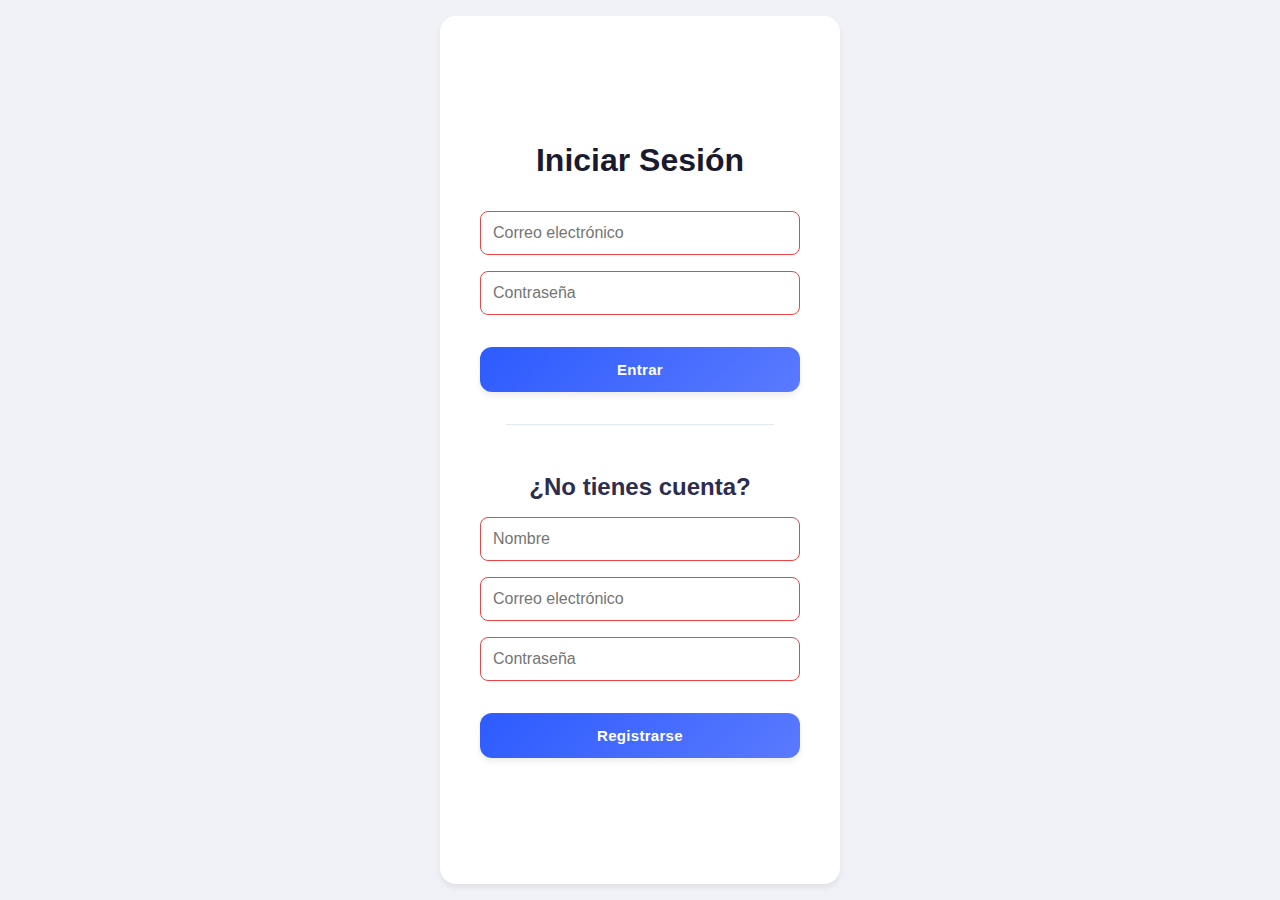
<file: test.html>
<!DOCTYPE html>
<html lang="es">
<head>
    <meta charset="UTF-8">
    <meta name="viewport" content="width=device-width, initial-scale=1.0">
    <title>Test - Pa Llevar Login</title>
    <link rel="stylesheet" href="css/style.css">
    <style>
        body {
            margin: 0;
            padding: 0;
            background: #F0F2F8;
        }
        .test-container {
            max-width: 420px;
            margin: 0 auto;
            background: white;
            min-height: 100vh;
            position: relative;
        }
    </style>
</head>
<body>
    <div class="test-container">
        <!-- Vista de Login -->
        <div id="login-view" class="view active login-view" role="main" aria-label="Iniciar sesión">
            <main class="content">
                <h1>Iniciar Sesión</h1>
                <form class="login-form" role="form" aria-label="Formulario de inicio de sesión">
                    <input type="email" id="login-email" placeholder="Correo electrónico" required aria-label="Correo electrónico">
                    <input type="password" id="login-password" placeholder="Contraseña" required aria-label="Contraseña">
                    <button type="submit" class="btn" id="login-btn" aria-label="Iniciar sesión">Entrar</button>
                    <div id="login-error" class="error-message" role="alert" aria-live="polite"></div>
                </form>
                
                <hr>
                <h2>¿No tienes cuenta?</h2>
                <form class="register-form" role="form" aria-label="Formulario de registro">
                    <input type="text" id="register-name" placeholder="Nombre" required aria-label="Nombre completo">
                    <input type="email" id="register-email" placeholder="Correo electrónico" required aria-label="Correo electrónico">
                    <input type="password" id="register-password" placeholder="Contraseña" required aria-label="Contraseña">
                    <button type="submit" class="btn" id="register-btn" aria-label="Crear cuenta">Registrarse</button>
                    <div id="register-error" class="error-message" role="alert" aria-live="polite"></div>
                </form>
            </main>
        </div>
    </div>

    <script src="config.js"></script>
    <script src="js/utils.js"></script>
    <script>
        // Test simple del sistema de login
        console.log('🧪 Iniciando test de login...');
        
        // Verificar que los elementos existen
        const loginForm = document.querySelector('.login-form');
        const registerForm = document.querySelector('.register-form');
        const loginView = document.getElementById('login-view');
        
        console.log('Login form:', loginForm);
        console.log('Register form:', registerForm);
        console.log('Login view:', loginView);
        
        // Test de validación
        function testValidation() {
            console.log('Testing validation...');
            console.log('Email validation:', isValidEmail('test@example.com'));
            console.log('Password validation:', isValidPassword('123456'));
        }
        
        // Test de notificaciones
        function testNotifications() {
            console.log('Testing notifications...');
            showNotification('Test de notificación', 'success');
        }
        
        // Event listeners para test
        if (loginForm) {
            loginForm.addEventListener('submit', (e) => {
                e.preventDefault();
                console.log('Login form submitted');
                showNotification('Login exitoso (test)', 'success');
            });
        }
        
        if (registerForm) {
            registerForm.addEventListener('submit', (e) => {
                e.preventDefault();
                console.log('Register form submitted');
                showNotification('Registro exitoso (test)', 'success');
            });
        }
        
        // Ejecutar tests
        setTimeout(() => {
            testValidation();
            testNotifications();
        }, 1000);
        
        console.log('✅ Test iniciado');
    </script>
</body>
</html>
</file>
<file: css/style.css>
/* ===== VARIABLES Y ESTILOS BASE ===== */
:root {
    --primary: #2D5BFF;
    --primary-dark: #1A46E0;
    --primary-light: #5A7AFF;
    --secondary: #00C2A9;
    --accent: #FF4B8B;
    --neutral-dark: #1A1A2E;
    --neutral: #2D2D4D;
    --neutral-medium: #4A4A6D;
    --neutral-light: #F0F2F8;
    --card-bg: #FFFFFF;
    --border: #E2E8F0;
    --success: #10B981;
    --warning: #F59E0B;
    --error: #EF4444;
    --shadow: 0 4px 6px rgba(0, 0, 0, 0.07);
    --shadow-hover: 0 10px 25px rgba(0, 0, 0, 0.1);
    --gradient-primary: linear-gradient(135deg, #2D5BFF 0%, #5A7AFF 100%);
    --gradient-secondary: linear-gradient(135deg, #00C2A9 0%, #00E0C2 100%);
    --gradient-accent: linear-gradient(135deg, #FF4B8B 0%, #FF80AB 100%);
    --radius-sm: 8px;
    --radius-md: 12px;
    --radius-lg: 16px;
    --transition: all 0.3s ease;
}

* {
    margin: 0;
    padding: 0;
    box-sizing: border-box;
}

body {
    font-family: 'Inter', 'Segoe UI', -apple-system, BlinkMacSystemFont, sans-serif;
    background: #F0F2F8;
    color: #2D2D4D;
    margin: 0;
    padding: 0;
}

.app-container {
    width: 100%;
    max-width: 420px;
    margin: auto;
    background: #FFFFFF;
    border-radius: 16px;
    box-shadow: 0 10px 40px rgba(0,0,0,0.15);
    overflow: hidden;
    position: relative;
    min-height: 100vh;
}

/* ===== ESTRUCTURA PRINCIPAL ===== */
.app-container {
    width: 100%;
    max-width: 420px;
    height: 90vh;
    max-height: 800px;
    background: var(--card-bg);
    border-radius: var(--radius-lg);
    overflow: hidden;
    box-shadow: 0 10px 40px rgba(0, 0, 0, 0.15);
    display: flex;
    flex-direction: column;
    position: relative;
    padding-bottom: 80px; /* Ajusta según la altura real de tu barra de navegación */
}

/* ===== COMPONENTES REUTILIZABLES ===== */
/* Header */
.app-header {
    background: var(--neutral-dark);
    color: white;
    padding: 1rem 1.5rem;
    display: flex;
    justify-content: space-between;
    align-items: center;
    position: sticky;
    top: 0;
    z-index: 100;
    box-shadow: 0 2px 15px rgba(0, 0, 0, 0.1);
}

.app-logo {
    font-size: 1.5rem;
    font-weight: 700;
    display: flex;
    align-items: center;
    gap: 0.75rem;
}

.app-logo i {
    font-size: 1.6rem;
    color: var(--primary-light);
}

.header-icons {
    display: flex;
    gap: 1rem;
}

.icon-btn {
    background: rgba(255, 255, 255, 0.12);
    border: none;
    color: white;
    font-size: 1.25rem;
    cursor: pointer;
    width: 2.6rem;
    height: 2.6rem;
    border-radius: 50%;
    display: flex;
    align-items: center;
    justify-content: center;
    transition: var(--transition);
}

.icon-btn:hover {
    background: rgba(255, 255, 255, 0.2);
    transform: scale(1.08);
}

/* Barra de búsqueda */
.search-bar {
    padding: 1.25rem;
    background-color: var(--card-bg);
    border-bottom: 1px solid var(--border);
}

.search-container {
    position: relative;
    display: flex;
    align-items: center;
}

.search-input {
    width: 100%;
    padding: 1rem 1rem 1rem 3.25rem;
    border-radius: var(--radius-md);
    border: 1.5px solid var(--border);
    font-size: 1rem;
    background: var(--card-bg);
    color: var(--neutral);
    font-weight: 500;
    transition: var(--transition);
    box-shadow: var(--shadow);
}

.search-input:focus {
    outline: none;
    border-color: var(--primary);
    box-shadow: 0 0 0 3px rgba(45, 91, 255, 0.1);
    transform: translateY(-2px);
}

.search-input::placeholder {
    color: var(--neutral-medium);
    font-weight: 400;
}

.search-icon {
    position: absolute;
    left: 1.25rem;
    color: var(--primary);
    font-size: 1.125rem;
}

/* Categorías */
.categories {
    padding: 1.25rem;
    overflow-x: auto;
    white-space: nowrap;
    scrollbar-width: none;
    -ms-overflow-style: none;
    border-bottom: 1px solid var(--border);
    background: var(--card-bg);
}

.categories::-webkit-scrollbar {
    display: none;
}

.category {
    display: inline-flex;
    flex-direction: column;
    align-items: center;
    margin-right: 1.625rem;
    text-decoration: none;
    transition: var(--transition);
}

.category:hover {
    transform: translateY(-3px);
}

.category-icon {
    width: 4.25rem;
    height: 4.25rem;
    border-radius: var(--radius-md);
    background: var(--gradient-primary);
    display: flex;
    align-items: center;
    justify-content: center;
    font-size: 1.625rem;
    margin-bottom: 0.75rem;
    color: white;
    box-shadow: var(--shadow);
    transition: var(--transition);
}

.category:hover .category-icon {
    transform: scale(1.08);
    box-shadow: var(--shadow-hover);
}

.category:nth-child(2n) .category-icon {
    background: var(--gradient-secondary);
}

.category:nth-child(3n) .category-icon {
    background: var(--gradient-accent);
}

.category-name {
    font-size: 0.8125rem;
    color: var(--neutral);
    font-weight: 600;
    text-align: center;
    max-width: 5rem;
}

/* Títulos de sección */
.section-title {
    padding: 1.375rem 1.5rem 0.75rem;
    font-size: 1.25rem;
    font-weight: 700;
    color: var(--neutral-dark);
    display: flex;
    justify-content: space-between;
    align-items: center;
    background: var(--neutral-light);
}

.view-all {
    color: var(--primary);
    font-size: 0.875rem;
    font-weight: 600;
    cursor: pointer;
    padding: 0.5rem 1rem;
    border-radius: var(--radius-md);
    transition: var(--transition);
}

.view-all:hover {
    background: rgba(45, 91, 255, 0.1);
}

/* Tarjetas de restaurante */
.restaurants {
    padding: 0 1.375rem 1.375rem;
    display: grid;
    grid-template-columns: 1fr;
    gap: 1.25rem;
}

.restaurant-card {
    background-color: var(--card-bg);
    border-radius: var(--radius-md);
    overflow: hidden;
    box-shadow: var(--shadow);
    transition: var(--transition);
    cursor: pointer;
    border: 1px solid rgba(255, 255, 255, 0.9);
}

.restaurant-card:hover {
    transform: translateY(-4px);
    box-shadow: var(--shadow-hover);
}

.restaurant-image {
    width: 100%;
    height: 180px;
    background: var(--gradient-primary);
    display: flex;
    align-items: center;
    justify-content: center;
    color: white;
    font-size: 1.5rem;
    position: relative;
    overflow: hidden;
}

.restaurant-image::after {
    content: '';
    position: absolute;
    bottom: 0;
    left: 0;
    width: 100%;
    height: 40%;
    background: linear-gradient(to top, rgba(0,0,0,0.3), transparent);
}

.restaurant-info {
    padding: 1.25rem;
}

.restaurant-name {
    font-size: 1.125rem;
    font-weight: 700;
    margin-bottom: 0.5rem;
    color: var(--neutral-dark);
}

.restaurant-category {
    color: var(--neutral-medium);
    font-size: 0.875rem;
    margin-bottom: 0.75rem;
    font-weight: 500;
}

.restaurant-meta {
    display: flex;
    justify-content: space-between;
    align-items: center;
    color: var(--neutral-medium);
    font-size: 0.875rem;
}

.rating {
    color: var(--primary);
    font-weight: 600;
    display: flex;
    align-items: center;
    gap: 0.25rem;
}

/* Navegación inferior */
.bottom-nav {
    position: absolute;
    bottom: 0;
    width: 100%;
    display: flex;
    justify-content: space-around;
    background-color: var(--card-bg);
    padding: 1rem 0;
    box-shadow: 0 -5px 20px rgba(0, 0, 0, 0.08);
    border-top: 1px solid var(--border);
    z-index: 1000;
}

.nav-item {
    text-align: center;
    color: var(--neutral-medium);
    font-size: 0.75rem;
    flex: 1;
    cursor: pointer;
    transition: var(--transition);
    padding: 0.5rem 0;
    border-radius: var(--radius-md);
    margin: 0 0.3125rem;
}

.nav-item:hover {
    color: var(--primary);
    background: rgba(45, 91, 255, 0.05);
}

.nav-item.active {
    color: var(--primary);
    font-weight: 600;
    transform: translateY(-2px);
}

.nav-icon {
    font-size: 1.375rem;
    margin-bottom: 0.375rem;
    transition: var(--transition);
    display: block;
}

.cart-badge {
    position: absolute;
    top: -2px;
    right: 1.25rem;
    background: var(--gradient-accent);
    color: white;
    border-radius: 50%;
    width: 1.25rem;
    height: 1.25rem;
    font-size: 0.75rem;
    display: flex;
    align-items: center;
    justify-content: center;
    font-weight: 700;
    border: 2px solid var(--card-bg);
    box-shadow: 0 2px 5px rgba(0, 0, 0, 0.1);
}

/* Botones */
.btn {
    background: var(--gradient-primary);
    color: white;
    border: none;
    border-radius: var(--radius-md);
    padding: 0.875rem 1.625rem;
    font-weight: 600;
    cursor: pointer;
    transition: var(--transition);
    box-shadow: var(--shadow);
    font-size: 0.9375rem;
    letter-spacing: 0.3px;
}

.btn:hover {
    transform: translateY(-2px);
    box-shadow: var(--shadow-hover);
}

.btn:active {
    transform: translateY(0);
}

.btn-sm {
    padding: 0.75rem 1.375rem;
    font-size: 0.875rem;
}

/* Vistas */
.view {
    display: none;
    flex-direction: column;
    height: 100%;
}

.view.active {
    display: flex;
}

.content {
    flex: 1;
    overflow-y: auto;
    padding-bottom: 5rem;
    background: var(--neutral-light);
}

/* ===== VISTA DE PRODUCTOS ===== */
.product-list {
    padding: 1rem;
}

.product-card {
    background-color: var(--card-bg);
    border-radius: var(--radius-md);
    padding: 1.25rem;
    margin-bottom: 1rem;
    display: flex;
    box-shadow: var(--shadow);
    cursor: pointer;
    transition: var(--transition);
}

.product-card:hover {
    transform: translateY(-2px);
    box-shadow: var(--shadow-hover);
}

.product-image {
    width: 5rem;
    height: 5rem;
    border-radius: var(--radius-sm);
    background: var(--gradient-primary);
    display: flex;
    align-items: center;
    justify-content: center;
    color: white;
    font-size: 1.5rem;
    margin-right: 1rem;
    flex-shrink: 0;
}

.product-info {
    flex: 1;
}

.product-name {
    font-size: 1.1rem;
    font-weight: 600;
    margin-bottom: 0.5rem;
    color: var(--neutral-dark);
}

.product-desc {
    color: var(--neutral-medium);
    font-size: 0.875rem;
    margin-bottom: 0.75rem;
}

.product-meta {
    display: flex;
    justify-content: space-between;
    align-items: center;
}

.product-price {
    font-weight: 700;
    color: var(--primary);
    font-size: 1.1rem;
}

/* ===== VISTA DE CARRITO ===== */
.cart-items {
    padding: 1rem;
}

.cart-item {
    display: flex;
    margin-bottom: 1rem;
    padding-bottom: 1rem;
    border-bottom: 1px solid var(--border);
}

.cart-item-image {
    width: 4rem;
    height: 4rem;
    border-radius: var(--radius-sm);
    background: var(--gradient-primary);
    display: flex;
    align-items: center;
    justify-content: center;
    color: white;
    font-size: 1.25rem;
    margin-right: 1rem;
    flex-shrink: 0;
}

.cart-item-info {
    flex: 1;
}

.cart-item-name {
    font-size: 1rem;
    font-weight: 600;
    margin-bottom: 0.5rem;
    color: var(--neutral-dark);
}

.cart-item-price {
    color: var(--primary);
    font-weight: 700;
}

.cart-item-controls {
    display: flex;
    align-items: center;
    gap: 0.75rem;
}

.quantity-btn {
    width: 2rem;
    height: 2rem;
    border-radius: 50%;
    border: 1px solid var(--border);
    background: white;
    font-size: 1rem;
    display: flex;
    align-items: center;
    justify-content: center;
    cursor: pointer;
    transition: var(--transition);
}

.quantity-btn:hover {
    background: var(--neutral-light);
}

.cart-summary {
    padding: 1.25rem;
    background-color: var(--card-bg);
    border-top: 1px solid var(--border);
    position: sticky;
    bottom: 5.5rem;
}

.summary-row {
    display: flex;
    justify-content: space-between;
    margin-bottom: 0.75rem;
    font-size: 1rem;
}

.summary-total {
    font-weight: 700;
    font-size: 1.25rem;
    color: var(--neutral-dark);
    margin-top: 0.5rem;
    padding-top: 0.5rem;
    border-top: 1px solid var(--border);
}

/* ===== VISTA DE CONFIRMACIÓN ===== */
.confirmation-view {
    text-align: center;
    padding: 2.5rem 1.5rem;
    display: flex;
    flex-direction: column;
    justify-content: center;
    align-items: center;
    height: 100%;
}

.confirmation-icon {
    font-size: 5rem;
    color: var(--success);
    margin-bottom: 1.5rem;
}

.confirmation-title {
    font-size: 1.75rem;
    font-weight: 700;
    margin-bottom: 1rem;
    color: var(--neutral-dark);
}

.confirmation-text {
    color: var(--neutral-medium);
    margin-bottom: 2rem;
    line-height: 1.6;
}

/* ===== VISTA DE BÚSQUEDA ===== */
.search-results {
    padding: 1rem;
}

.no-results {
    text-align: center;
    padding: 2.5rem 1.5rem;
    color: var(--neutral-medium);
}

.no-results i {
    font-size: 3rem;
    margin-bottom: 1rem;
    display: block;
}

/* ===== VISTA DE PEDIDOS ===== */
.orders-list {
    padding: 1rem;
}

.order-card {
    background-color: var(--card-bg);
    border-radius: var(--radius-md);
    padding: 1.25rem;
    margin-bottom: 1rem;
    box-shadow: var(--shadow);
    transition: var(--transition);
}

.order-card:hover {
    transform: translateY(-2px);
    box-shadow: var(--shadow-hover);
}

.order-header {
    display: flex;
    justify-content: space-between;
    margin-bottom: 0.75rem;
}

.order-number {
    font-weight: 600;
    color: var(--primary);
}

.order-date {
    color: var(--neutral-medium);
}

.order-status {
    display: inline-block;
    padding: 0.5rem 1rem;
    border-radius: var(--radius-md);
    font-size: 0.75rem;
    font-weight: 600;
    margin-top: 0.5rem;
}

.status-delivered {
    background-color: rgba(16, 185, 129, 0.1);
    color: var(--success);
}

.status-pending {
    background-color: rgba(245, 158, 11, 0.1);
    color: var(--warning);
}

/* ===== VISTA DE PERFIL ===== */
.profile-view {
    padding: 1.5rem;
}

.profile-header {
    display: flex;
    align-items: center;
    margin-bottom: 1.5rem;
}

.profile-avatar {
    width: 5rem;
    height: 5rem;
    border-radius: 50%;
    background: var(--gradient-primary);
    display: flex;
    align-items: center;
    justify-content: center;
    color: white;
    font-size: 2rem;
    margin-right: 1rem;
}

.profile-info h2 {
    margin-bottom: 0.5rem;
    color: var(--neutral-dark);
}

.profile-info p {
    color: var(--neutral-medium);
}

.profile-menu {
    list-style: none;
}

.profile-menu-item {
    padding: 1rem 0;
    border-bottom: 1px solid var(--border);
    display: flex;
    align-items: center;
    gap: 1rem;
    cursor: pointer;
    transition: var(--transition);
    color: #2D2D4D !important;
    opacity: 1 !important;
}

.profile-menu-item:hover {
    background-color: rgba(0, 0, 0, 0.02);
}

.profile-menu-item:last-child {
    border-bottom: none;
}

.menu-icon {
    width: 2.5rem;
    height: 2.5rem;
    border-radius: 50%;
    background-color: var(--neutral-light);
    display: flex;
    align-items: center;
    justify-content: center;
    color: var(--primary);
}

/* ===== MEJORAS RESPONSIVE ===== */
@media (max-width: 768px) {
    .app-container {
        width: 100%;
        height: 100vh;
        max-height: none;
        border-radius: 0;
        box-shadow: none;
    }
    
    .restaurants {
        grid-template-columns: 1fr;
        gap: 1rem;
        padding: 0 1rem 1rem;
    }
    
    .categories {
        padding: 1rem;
    }
    
    .category {
        margin-right: 1rem;
    }
    
    .category-icon {
        width: 3.5rem;
        height: 3.5rem;
        font-size: 1.3rem;
    }
}

@media (min-width: 769px) and (max-width: 1024px) {
    .app-container {
        max-width: 600px;
        max-height: 900px;
    }
    
    .restaurants {
        grid-template-columns: repeat(2, 1fr);
    }
}

@media (min-width: 1025px) {
    .app-container {
        max-width: 800px;
        max-height: 900px;
    }
    
    .restaurants {
        grid-template-columns: repeat(2, 1fr);
    }
    
    body {
        background: linear-gradient(135deg, #667eea 0%, #764ba2 100%);
        padding: 2rem;
    }
}

/* ===== ACCESIBILIDAD Y ANIMACIONES ===== */
@media (prefers-reduced-motion: reduce) {
    * {
        animation-duration: 0.01ms !important;
        animation-iteration-count: 1 !important;
        transition-duration: 0.01ms !important;
    }
}

@media (prefers-color-scheme: dark) {
    body {
        background: #1A1A2E;
        color: #E2E8F0;
    }
    .app-container {
        background: #2D2D4D;
    }
}

/* ===== SCROLL PERSONALIZADO ===== */
.content::-webkit-scrollbar {
    width: 6px;
}
.content::-webkit-scrollbar-thumb {
    background: #5A7AFF;
    border-radius: 3px;
}

/* ===== NOTIFICACIÓN OFFLINE ===== */
.offline-notification {
    position: fixed;
    top: 0;
    left: 0;
    right: 0;
    background: #F59E0B;
    color: white;
    text-align: center;
    padding: 10px;
    z-index: 2000;
    animation: slideDown 0.3s ease;
}

@keyframes slideDown {
    from { transform: translateY(-100%); }
    to { transform: translateY(0); }
}

/* ===== ANIMACIÓN DE TARJETAS ===== */
@keyframes fadeInScale {
    from {
        opacity: 0;
        transform: translateY(20px) scale(0.95);
    }
    to {
        opacity: 1;
        transform: translateY(0) scale(1);
    }
}

.restaurant-card, .product-card, .order-card {
    animation: fadeInScale 0.5s ease-out;
}

/* ===== ESTADOS DE CARGA ===== */
.loading {
    display: flex;
    justify-content: center;
    align-items: center;
    height: 200px;
}

.loading-spinner {
    width: 40px;
    height: 40px;
    border: 4px solid var(--border);
    border-top: 4px solid var(--primary);
    border-radius: 50%;
    animation: spin 1s linear infinite;
}

@keyframes spin {
    0% { transform: rotate(0deg); }
    100% { transform: rotate(360deg); }
}

/* ===== MEJORAS DE FORMULARIOS ===== */
.input-error {
    border-color: var(--error) !important;
    box-shadow: 0 0 0 3px rgba(239, 68, 68, 0.1) !important;
}

.error-message {
    color: var(--error);
    font-size: 0.8rem;
    margin-top: 0.5rem;
    display: none;
}

/* ===== ESTILOS DE LOGIN Y REGISTRO ===== */
.login-form, .register-form {
    display: flex;
    flex-direction: column;
    align-items: center;
    width: 100%;
    max-width: 320px;
}

.login-form input, .register-form input {
    margin-bottom: 1rem;
    padding: 0.75rem;
    width: 100%;
    border-radius: 8px;
    border: 1px solid #ccc;
    font-size: 1rem;
    transition: var(--transition);
}

.login-form input:focus, .register-form input:focus {
    outline: none;
    border-color: var(--primary);
    box-shadow: 0 0 0 3px rgba(45, 91, 255, 0.1);
}

.login-form input:invalid, .register-form input:invalid {
    border-color: var(--error);
}

.login-form .btn, .register-form .btn {
    width: 100%;
    margin-top: 1rem;
}

.login-view .content {
    display: flex;
    flex-direction: column;
    align-items: center;
    justify-content: center;
    height: 100%;
    padding: 2rem;
}

.login-view h1 {
    margin-bottom: 2rem;
    color: var(--neutral-dark);
    font-size: 2rem;
    font-weight: 700;
}

.login-view h2 {
    margin: 2rem 0 1rem 0;
    color: var(--neutral);
    font-size: 1.5rem;
    font-weight: 600;
}

.login-view hr {
    margin: 2rem 0 1rem 0;
    width: 80%;
    border: none;
    border-top: 1px solid var(--border);
}

.error-message.show {
    display: block;
    animation: fadeIn 0.3s ease;
}

@keyframes fadeIn {
    from { opacity: 0; transform: translateY(-10px); }
    to { opacity: 1; transform: translateY(0); }
}

/* ===== ESTILOS ADICIONALES PARA LOGIN ===== */
#login-view {
    background: var(--neutral-light);
    min-height: 100vh;
    display: flex;
    align-items: center;
    justify-content: center;
    position: fixed;
    top: 0;
    left: 0;
    right: 0;
    bottom: 0;
    z-index: 1000;
}

#login-view .content {
    background: var(--card-bg);
    border-radius: var(--radius-lg);
    padding: 2rem;
    box-shadow: var(--shadow);
    width: 100%;
    max-width: 400px;
    margin: 1rem;
}

/* Ocultar navegación inferior en login */
#login-view ~ .bottom-nav {
    display: none !important;
}

/* Mostrar navegación inferior solo cuando no esté en login */
.view:not(#login-view).active ~ .bottom-nav {
    display: flex !important;
}

/* Asegurar que el login ocupe toda la pantalla */
#login-view.active {
    position: fixed;
    top: 0;
    left: 0;
    right: 0;
    bottom: 0;
    z-index: 1000;
    background: var(--neutral-light);
}
</file>
